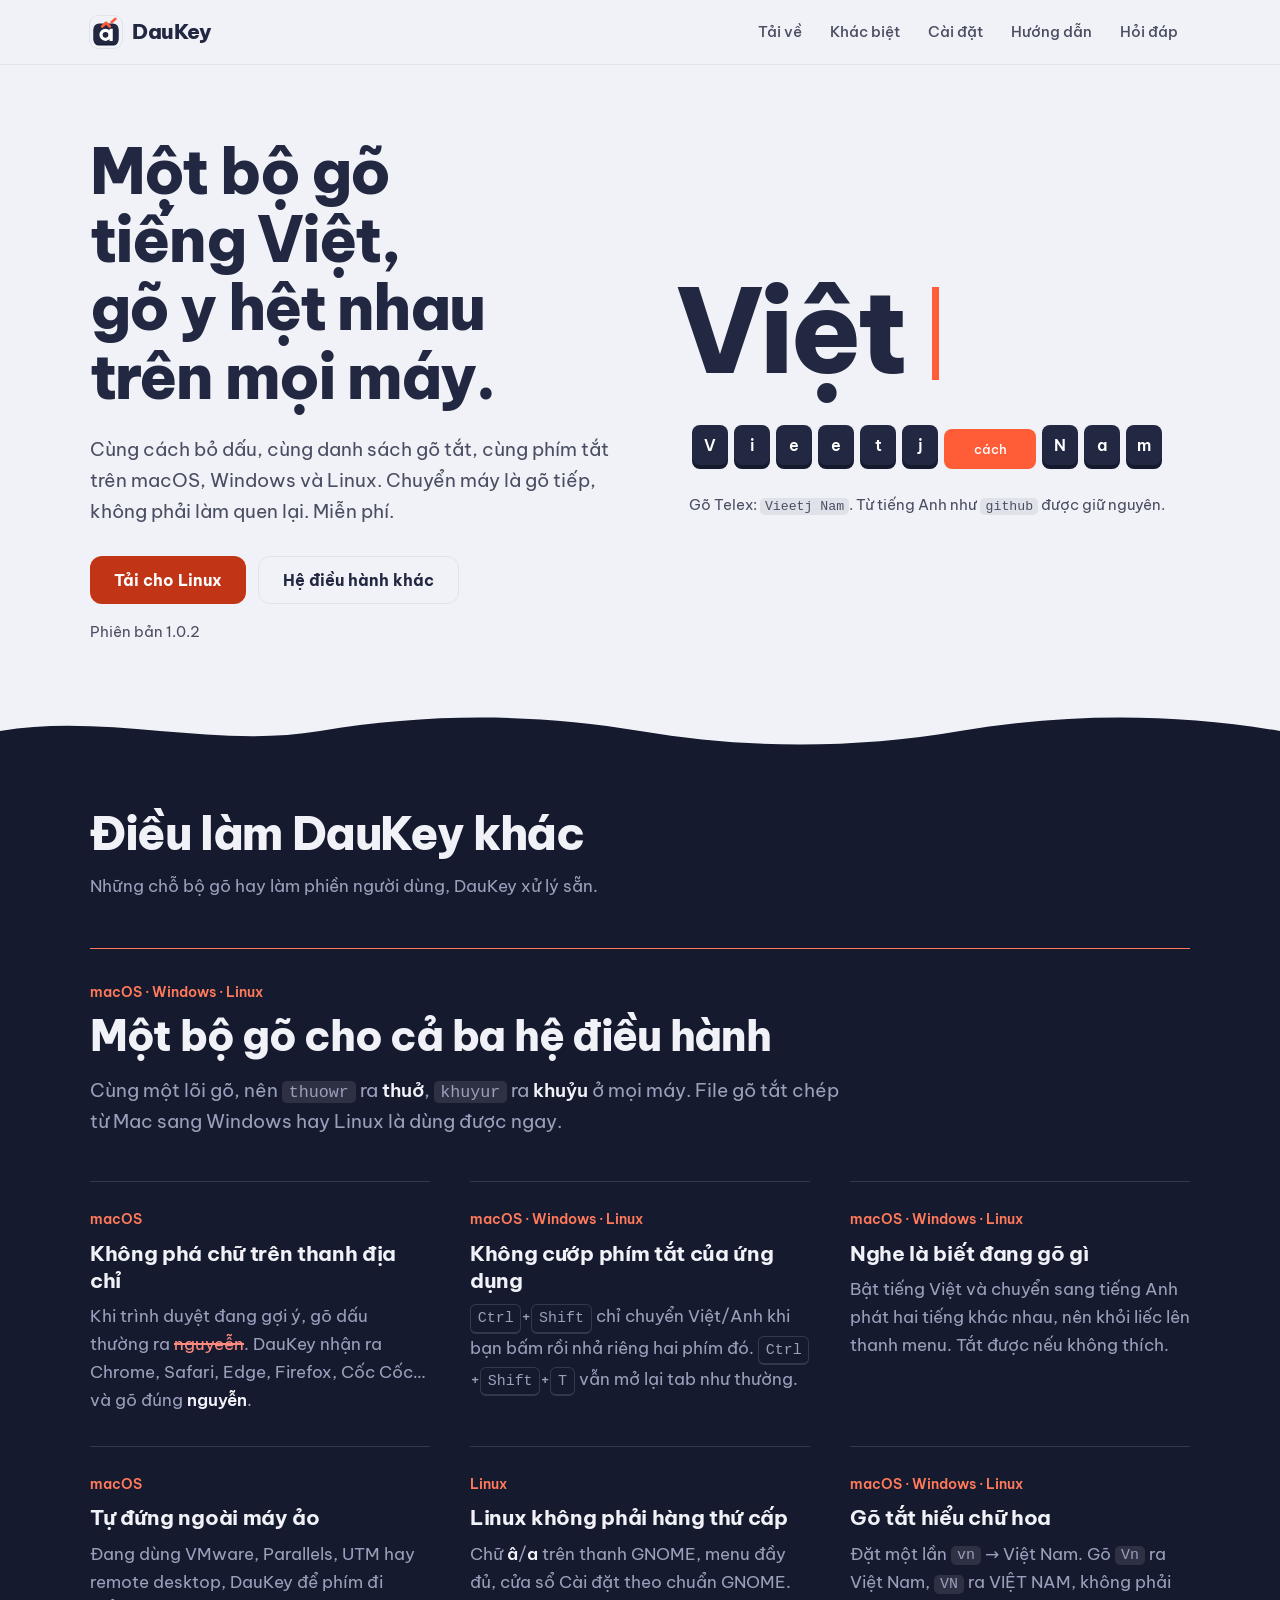
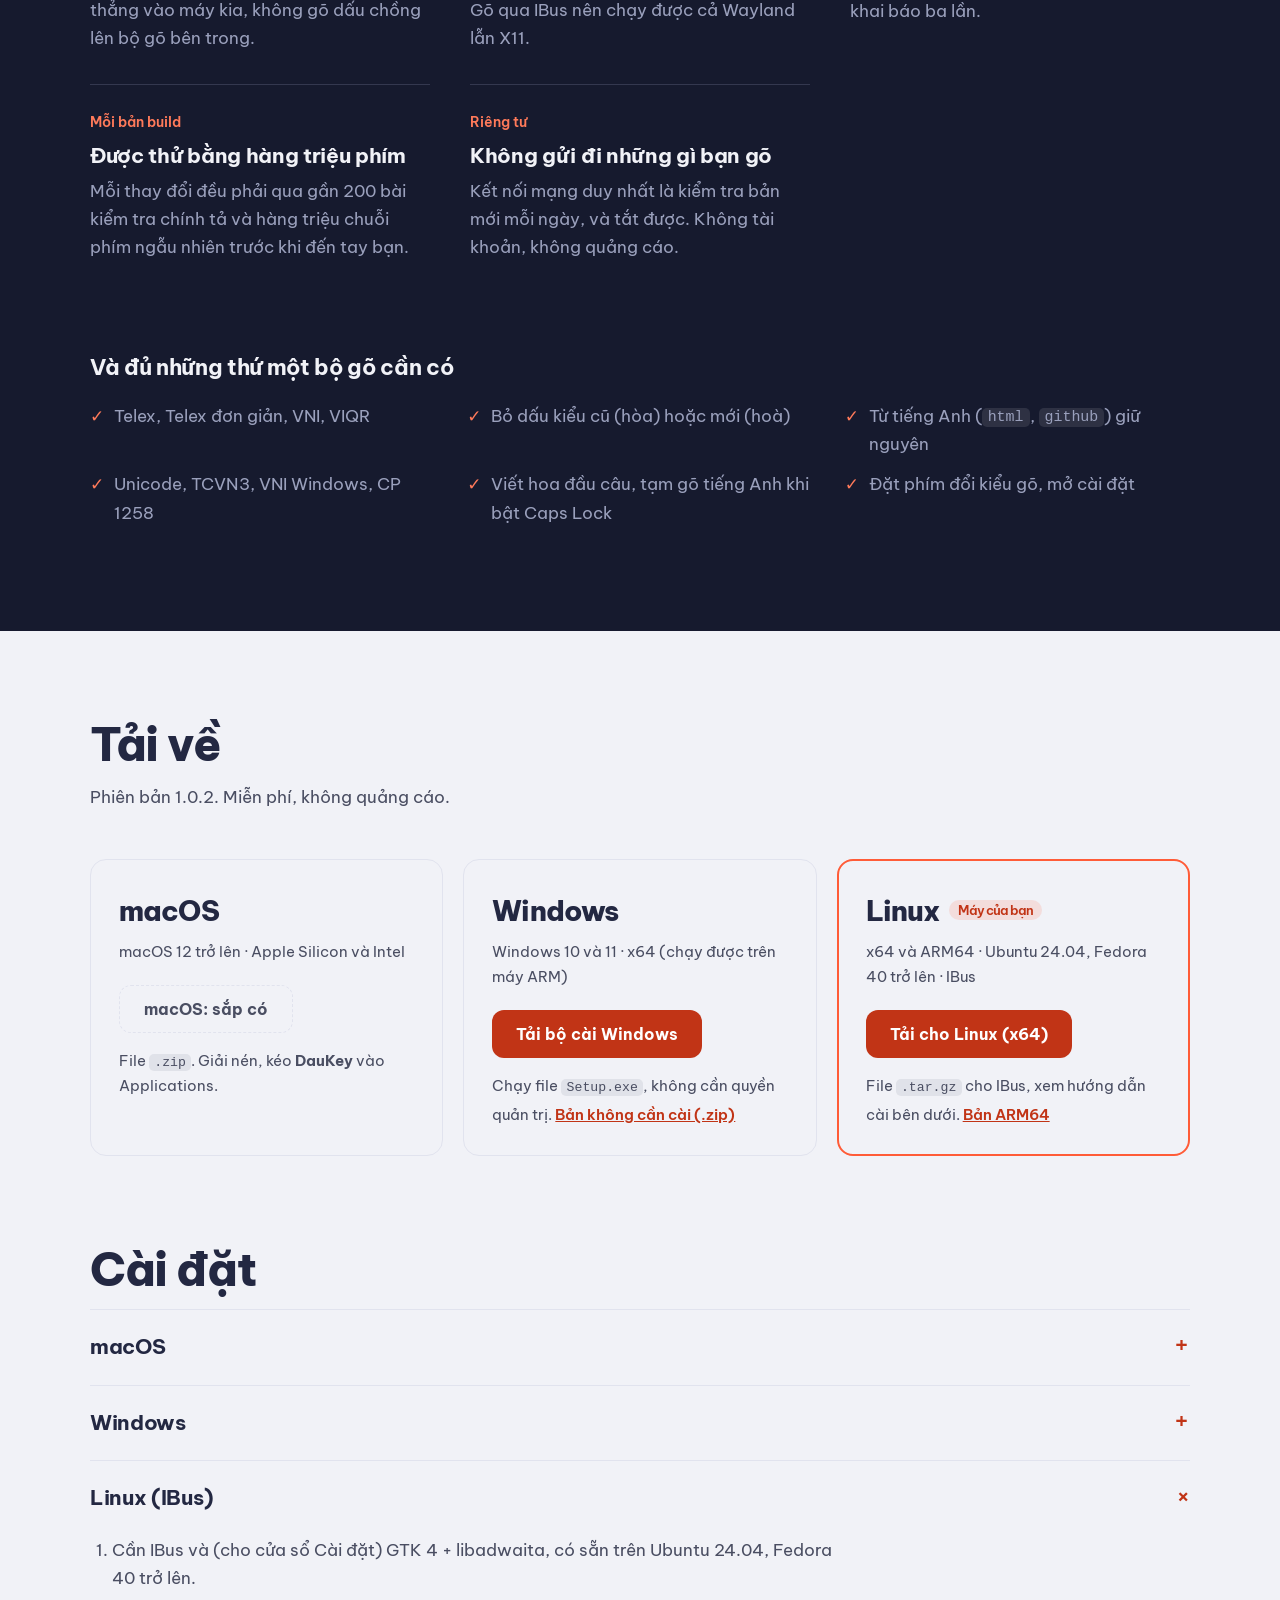
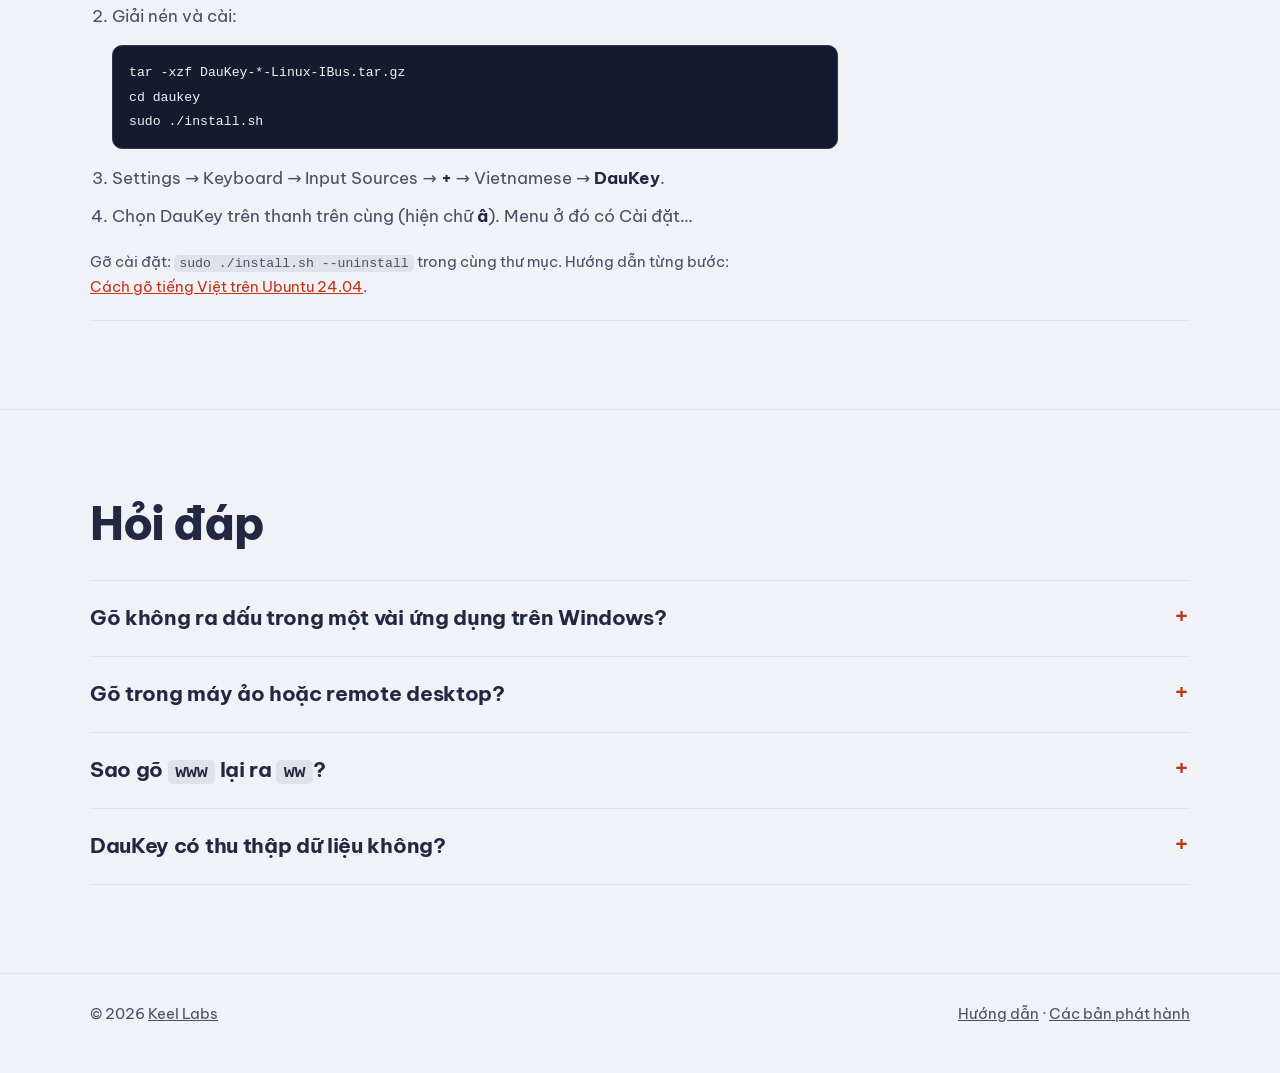
<file: docs/index.html>
<!doctype html>
<html lang="vi">
<head>
<meta charset="utf-8">
<meta name="viewport" content="width=device-width, initial-scale=1">
<title>DauKey – Bộ gõ tiếng Việt Telex, VNI cho Windows, Linux, macOS</title>
<meta name="description" content="DauKey: một bộ gõ tiếng Việt gõ y hệt nhau trên macOS, Windows và Linux. Không phá chữ trên thanh địa chỉ trình duyệt, không đụng phím tắt của ứng dụng, Linux có cài đặt riêng. Miễn phí.">
<link rel="canonical" href="https://daukey.keellabs.dev/">
<meta property="og:type" content="website">
<meta property="og:site_name" content="DauKey">
<meta property="og:locale" content="vi_VN">
<meta property="og:url" content="https://daukey.keellabs.dev/">
<meta property="og:title" content="DauKey – Bộ gõ tiếng Việt gõ y hệt nhau trên mọi máy">
<meta property="og:description" content="Telex, VNI, VIQR. Gõ tắt, giữ nguyên từ tiếng Anh, Ctrl+Shift chuyển Việt/Anh. Miễn phí cho Windows, Linux và macOS.">
<meta property="og:image" content="https://daukey.keellabs.dev/img/og.png">
<meta property="og:image:width" content="1200">
<meta property="og:image:height" content="630">
<meta name="twitter:card" content="summary_large_image">
<meta name="theme-color" content="#f1f2f7">
<script type="application/ld+json">{"@context": "https://schema.org", "@type": "SoftwareApplication", "name": "DauKey", "url": "https://daukey.keellabs.dev/", "description": "Bộ gõ tiếng Việt Telex, VNI, VIQR gõ y hệt nhau trên Windows, Linux và macOS.", "applicationCategory": "UtilitiesApplication", "operatingSystem": "Windows 10, Windows 11, Linux, macOS", "inLanguage": "vi", "image": "https://daukey.keellabs.dev/img/og.png", "downloadUrl": "https://daukey.keellabs.dev/#tai-ve", "offers": {"@type": "Offer", "price": "0", "priceCurrency": "VND"}, "publisher": {"@type": "Organization", "name": "Keel Labs", "url": "https://keellabs.dev/"}}</script>
<link rel="icon" href="img/daukey.svg" type="image/svg+xml">
<link rel="icon" href="img/favicon-64.png" type="image/png" sizes="64x64">
<link rel="preconnect" href="https://fonts.googleapis.com">
<link rel="preconnect" href="https://fonts.gstatic.com" crossorigin>
<link href="https://fonts.googleapis.com/css2?family=Be+Vietnam+Pro:wght@400;500;600;700;800&display=swap" rel="stylesheet">
<link rel="stylesheet" href="design-tokens.css">
<link rel="stylesheet" href="home.css">
</head>
<body>

<header class="top">
  <div class="wrap top-row">
    <a class="brand" href="/">
      <img src="img/daukey.svg" alt="" width="32" height="32">
      <span>DauKey</span>
    </a>
    <nav aria-label="Điều hướng chính">
      <a href="#tai-ve">Tải về</a>
      <a href="#khac-biet">Khác biệt</a>
      <a href="#cai-dat">Cài đặt</a>
      <a href="/huong-dan/">Hướng dẫn</a>
      <a href="#hoi-dap">Hỏi đáp</a>
    </nav>
  </div>
</header>

<main>
  <section class="hero">
    <div class="wrap hero-grid">
      <div>
        <h1>Một bộ gõ tiếng Việt, gõ y hệt nhau trên mọi máy.</h1>
        <p class="lead">Cùng cách bỏ dấu, cùng danh sách gõ tắt, cùng phím tắt trên macOS, Windows và Linux.
          Chuyển máy là gõ tiếp, không phải làm quen lại. Miễn phí.</p>
        <div class="cta">
          <a class="button primary" id="primary-download" href="#tai-ve">Tải DauKey</a>
          <a class="button ghost" href="#tai-ve">Hệ điều hành khác</a>
        </div>
        <p class="version-line" id="version-line">Phiên bản <span data-version>1.0.0</span></p>
      </div>

<figure class="stage" role="img" aria-label="Ví dụ: gõ Vieetj Nam ra Việt Nam">
        <p class="stage-out" aria-hidden="true"><span class="stage-text">Việt Nam</span></p>
        <ol class="stage-keys" aria-hidden="true"><li><kbd>V</kbd></li><li><kbd>i</kbd></li><li><kbd>e</kbd></li><li><kbd>e</kbd></li><li><kbd>t</kbd></li><li><kbd>j</kbd></li><li><kbd class="space">cách</kbd></li><li><kbd>N</kbd></li><li><kbd>a</kbd></li><li><kbd>m</kbd></li></ol>
        <figcaption>Gõ Telex: <code>Vieetj Nam</code>. Từ tiếng Anh như <code>github</code> được giữ nguyên.</figcaption>
      </figure>
    </div>
  </section>

  <svg class="waterline" viewBox="0 0 1440 44" preserveAspectRatio="none" aria-hidden="true"><path d="M0 22C120 4 240 40 360 22S600 4 720 22s240 18 360 0 240-18 360 0V44H0z"/></svg>
  <section id="khac-biet" class="deep">
    <div class="wrap">
      <h2>Điều làm DauKey khác</h2>
      <p class="section-lead">Những chỗ bộ gõ hay làm phiền người dùng, DauKey xử lý sẵn.</p>
      <div class="features">
        <article class="card">
          <p class="where">macOS · Windows · Linux</p>
          <h3>Một bộ gõ cho cả ba hệ điều hành</h3>
          <p>Cùng một lõi gõ, nên <code>thuowr</code> ra <strong>thuở</strong>, <code>khuyur</code> ra <strong>khuỷu</strong>
            ở mọi máy. File gõ tắt chép từ Mac sang Windows hay Linux là dùng được ngay.</p>
        </article>
        <article class="card">
          <p class="where">macOS</p>
          <h3>Không phá chữ trên thanh địa chỉ</h3>
          <p>Khi trình duyệt đang gợi ý, gõ dấu thường ra <span class="bad">nguyeễn</span>. DauKey nhận ra Chrome, Safari,
            Edge, Firefox, Cốc Cốc… và gõ đúng <strong>nguyễn</strong>.</p>
        </article>
        <article class="card">
          <p class="where">macOS · Windows · Linux</p>
          <h3>Không cướp phím tắt của ứng dụng</h3>
          <p><kbd>Ctrl</kbd>+<kbd>Shift</kbd> chỉ chuyển Việt/Anh khi bạn bấm rồi nhả riêng hai phím đó.
            <kbd>Ctrl</kbd>+<kbd>Shift</kbd>+<kbd>T</kbd> vẫn mở lại tab như thường.</p>
        </article>
        <article class="card">
          <p class="where">macOS · Windows · Linux</p>
          <h3>Nghe là biết đang gõ gì</h3>
          <p>Bật tiếng Việt và chuyển sang tiếng Anh phát hai tiếng khác nhau, nên khỏi liếc lên thanh menu.
            Tắt được nếu không thích.</p>
        </article>
        <article class="card">
          <p class="where">macOS</p>
          <h3>Tự đứng ngoài máy ảo</h3>
          <p>Đang dùng VMware, Parallels, UTM hay remote desktop, DauKey để phím đi thẳng vào máy kia,
            không gõ dấu chồng lên bộ gõ bên trong.</p>
        </article>
        <article class="card">
          <p class="where">Linux</p>
          <h3>Linux không phải hàng thứ cấp</h3>
          <p>Chữ <strong>â</strong>/<strong>a</strong> trên thanh GNOME, menu đầy đủ, cửa sổ Cài đặt theo chuẩn GNOME.
            Gõ qua IBus nên chạy được cả Wayland lẫn X11.</p>
        </article>
        <article class="card">
          <p class="where">macOS · Windows · Linux</p>
          <h3>Gõ tắt hiểu chữ hoa</h3>
          <p>Đặt một lần <code>vn</code> → Việt Nam. Gõ <code>Vn</code> ra Việt Nam, <code>VN</code> ra VIỆT NAM,
            không phải khai báo ba lần.</p>
        </article>
        <article class="card">
          <p class="where">Mỗi bản build</p>
          <h3>Được thử bằng hàng triệu phím</h3>
          <p>Mỗi thay đổi đều phải qua gần 200 bài kiểm tra chính tả và hàng triệu chuỗi phím ngẫu nhiên
            trước khi đến tay bạn.</p>
        </article>
        <article class="card">
          <p class="where">Riêng tư</p>
          <h3>Không gửi đi những gì bạn gõ</h3>
          <p>Kết nối mạng duy nhất là kiểm tra bản mới mỗi ngày, và tắt được. Không tài khoản, không quảng cáo.</p>
        </article>
      </div>

      <h3 class="basics-title">Và đủ những thứ một bộ gõ cần có</h3>
      <ul class="basics">
        <li>Telex, Telex đơn giản, VNI, VIQR</li>
        <li>Bỏ dấu kiểu cũ (hòa) hoặc mới (hoà)</li>
        <li>Từ tiếng Anh (<code>html</code>, <code>github</code>) giữ nguyên</li>
        <li>Unicode, TCVN3, VNI Windows, CP 1258</li>
        <li>Viết hoa đầu câu, tạm gõ tiếng Anh khi bật Caps Lock</li>
        <li>Đặt phím đổi kiểu gõ, mở cài đặt</li>
      </ul>
    </div>
  </section>

  <section id="tai-ve" class="section">
    <div class="wrap">
      <h2>Tải về</h2>
      <p class="section-lead" id="release-note">Bản đầu tiên sắp phát hành. Bấm vào nút để xem trang phát hành.</p>
      <div class="downloads">
        <article class="card" data-os="macos">
          <h3>macOS</h3>
          <p class="meta">macOS 12 trở lên · Apple Silicon và Intel</p>
          <a class="button primary" data-download="macos" href="https://github.com/keel-app/daukey/releases">Tải cho macOS</a>
          <p class="hint">File <code>.zip</code>. Giải nén, kéo <strong>DauKey</strong> vào Applications.</p>
        </article>
        <article class="card" data-os="windows">
          <h3>Windows</h3>
          <p class="meta">Windows 10 và 11 · x64 (chạy được trên máy ARM)</p>
          <a class="button primary" data-download="windows" href="https://github.com/keel-app/daukey/releases">Tải bộ cài Windows</a>
          <p class="hint">Chạy file <code>Setup.exe</code>, không cần quyền quản trị.
            <a class="alt-download" data-download="windows-zip" href="https://github.com/keel-app/daukey/releases">Bản không cần cài (.zip)</a></p>
        </article>
        <article class="card" data-os="linux">
          <h3>Linux</h3>
          <p class="meta">x64 và ARM64 · Ubuntu 24.04, Fedora 40 trở lên · IBus</p>
          <a class="button primary" data-download="linux" href="https://github.com/keel-app/daukey/releases">Tải cho Linux (x64)</a>
          <p class="hint">File <code>.tar.gz</code> cho IBus, xem hướng dẫn cài bên dưới.
            <a class="alt-download" data-download="linux-arm64" href="https://github.com/keel-app/daukey/releases">Bản ARM64</a></p>
        </article>
      </div>
    </div>
  </section>

  <section id="cai-dat" class="section">
    <div class="wrap">
      <h2>Cài đặt</h2>
      <div class="guides">
        <details open data-os="macos">
          <summary>macOS</summary>
          <ol>
            <li>Giải nén file <code>.zip</code>, kéo <strong>DauKey</strong> vào thư mục Applications.</li>
            <li>Lần đầu mở: chuột phải vào DauKey → <strong>Open</strong> → Open.</li>
            <li>Cấp quyền: System Settings → Privacy &amp; Security → <strong>Device Control and Data Access</strong> (macOS 26 trở về trước: <strong>Accessibility</strong>) → bật DauKey.</li>
            <li>Chữ <strong>â</strong> hiện trên thanh menu là đã sẵn sàng. Cài đặt ở menu → Cài đặt… (<kbd>⌘</kbd><kbd>,</kbd>).</li>
          </ol>
          <p class="hint">Hướng dẫn từng bước: <a href="/huong-dan/go-tieng-viet-macos/">Cách gõ tiếng Việt trên macOS</a>.</p>
        </details>
        <details data-os="windows">
          <summary>Windows</summary>
          <ol>
            <li>Chạy file <strong>DauKey-…-Windows-Setup.exe</strong>. Nếu Windows SmartScreen hỏi: <strong>More info</strong> → <strong>Run anyway</strong>.</li>
            <li>Chọn có chạy DauKey khi đăng nhập không, bấm <strong>Cài đặt</strong>. DauKey được cài cho riêng tài khoản của bạn, không cần quyền quản trị.</li>
            <li>Biểu tượng <strong>â</strong> ở khay hệ thống (bấm mũi tên ^ nếu không thấy). Nhấp đúp để mở Cài đặt.</li>
            <li>Gỡ cài đặt: Settings → Apps → Installed apps → <strong>DauKey</strong> → Uninstall.</li>
          </ol>
          <p class="hint">Hướng dẫn từng bước: <a href="/huong-dan/go-tieng-viet-windows/">Cách gõ tiếng Việt trên Windows</a>.</p>
        </details>
        <details data-os="linux">
          <summary>Linux (IBus)</summary>
          <ol>
            <li>Cần IBus và (cho cửa sổ Cài đặt) GTK 4 + libadwaita, có sẵn trên Ubuntu 24.04, Fedora 40 trở lên.</li>
            <li>Giải nén và cài:
              <pre><code>tar -xzf DauKey-*-Linux-IBus.tar.gz
cd daukey
sudo ./install.sh</code></pre>
            </li>
            <li>Settings → Keyboard → Input Sources → <strong>+</strong> → Vietnamese → <strong>DauKey</strong>.</li>
            <li>Chọn DauKey trên thanh trên cùng (hiện chữ <strong>â</strong>). Menu ở đó có Cài đặt…</li>
          </ol>
          <p class="hint">Gỡ cài đặt: <code>sudo ./install.sh --uninstall</code> trong cùng thư mục.
            Hướng dẫn từng bước: <a href="/huong-dan/go-tieng-viet-ubuntu/">Cách gõ tiếng Việt trên Ubuntu 24.04</a>.</p>
        </details>
      </div>
    </div>
  </section>

  <section id="hoi-dap" class="section">
    <div class="wrap">
      <h2>Hỏi đáp</h2>
      <details>
        <summary>Gõ không ra dấu trong một vài ứng dụng trên Windows?</summary>
        <p>Ứng dụng chạy bằng quyền Administrator không nhận phím từ chương trình thường. Chạy DauKey bằng quyền Administrator nếu cần gõ trong các ứng dụng đó.</p>
      </details>
      <details>
        <summary>Gõ trong máy ảo hoặc remote desktop?</summary>
        <p>Phím được gửi thẳng vào máy ảo, nên hãy cài DauKey bên trong máy ảo. Trên macOS, DauKey tự đứng ngoài khi cửa sổ máy ảo (VMware, Parallels, UTM…) đang được chọn.</p>
      </details>
      <details>
        <summary><span>Sao gõ <code>www</code> lại ra <code>ww</code>?</span></summary>
        <p>Trong Telex, gõ một phím hai lần là huỷ dấu của phím đó (<code>ww</code> → w, <code>coffee</code> → cofee), giống các bộ gõ Telex khác.
          Dùng kiểu <strong>Telex đơn giản</strong> nếu bạn hay gõ chữ có nhiều chữ w.</p>
      </details>
      <details>
        <summary>DauKey có thu thập dữ liệu không?</summary>
        <p>Không. DauKey chỉ kết nối mạng để kiểm tra bản mới mỗi ngày (tắt được trong Cài đặt → Chung). Không gửi những gì bạn gõ đi đâu.</p>
      </details>
    </div>
  </section>
</main>

<footer class="foot">
  <div class="wrap foot-row">
    <span>© 2026 <a href="https://keellabs.dev">Keel Labs</a></span>
    <span><a href="/huong-dan/">Hướng dẫn</a> · <a href="https://github.com/keel-app/daukey/releases">Các bản phát hành</a></span>
  </div>
</footer>

<script src="site.js"></script>
</body>
</html>
</file>
<file: docs/design-tokens.css>
/* Generated by tools/gen-tokens.py from assets/design-tokens.json. Do not edit. */

:root {
  --dk-color-ink-50: #F1F2F7;
  --dk-color-ink-100: #E1E3EE;
  --dk-color-ink-200: #C3C7DA;
  --dk-color-ink-300: #9AA0BC;
  --dk-color-ink-400: #6B7088;
  --dk-color-ink-500: #4A4E62;
  --dk-color-ink-600: #34384F;
  --dk-color-ink-700: #232842;
  --dk-color-ink-800: #161A2E;
  --dk-color-ink-900: #14172A;
  --dk-color-ink-950: #0B0D18;
  --dk-color-ember-50: #FFF2EE;
  --dk-color-ember-100: #FFE0D6;
  --dk-color-ember-200: #FFBFAD;
  --dk-color-ember-300: #FF9A80;
  --dk-color-ember-400: #FF7A5A;
  --dk-color-ember-500: #FF5C38;
  --dk-color-ember-600: #E8431F;
  --dk-color-ember-700: #C13416;
  --dk-color-ember-800: #962914;
  --dk-color-ember-900: #6E2012;
  --dk-color-paper: #F6F5F1;
  --dk-color-white: #FFFFFF;
  --dk-color-black: #000000;
  --dk-color-red-600: #D12F25;
  --dk-color-red-300: #FF8A80;
  --dk-color-green-600: #177546;
  --dk-color-green-300: #5FD49A;
  --dk-spacing-1: 4px;
  --dk-spacing-2: 8px;
  --dk-spacing-3: 12px;
  --dk-spacing-4: 16px;
  --dk-spacing-5: 20px;
  --dk-spacing-6: 24px;
  --dk-spacing-8: 32px;
  --dk-radius-sm: 6px;
  --dk-radius-md: 10px;
  --dk-radius-lg: 16px;
  --dk-radius-full: 9999px;
  --dk-fontSize-caption: 11px;
  --dk-fontSize-callout: 12px;
  --dk-fontSize-body: 13px;
  --dk-fontSize-title: 22px;
  --dk-fontSize-display: 32px;
  --dk-fontFamily-brand: 'Be Vietnam Pro', system-ui, sans-serif;
  --dk-fontFamily-mono: ui-monospace, 'SF Mono', Consolas, monospace;

  --dk-color-brand: var(--dk-color-ink-700);
  --dk-color-accent: var(--dk-color-ember-500);
  --dk-color-accent-text: var(--dk-color-ember-700);
  --dk-color-on-accent: var(--dk-color-white);
  --dk-color-background: var(--dk-color-paper);
  --dk-color-surface: var(--dk-color-white);
  --dk-color-text: var(--dk-color-ink-700);
  --dk-color-text-secondary: var(--dk-color-ink-500);
  --dk-color-border: var(--dk-color-ink-100);
  --dk-color-mode-vi: var(--dk-color-ember-500);
  --dk-color-mode-en: var(--dk-color-ink-400);
  --dk-color-error: var(--dk-color-red-600);
  --dk-color-success: var(--dk-color-green-600);

  --dk-icon-keycap-face: var(--dk-color-ink-700);
  --dk-icon-keycap-edge: var(--dk-color-ink-800);
  --dk-icon-keycap-off-face: var(--dk-color-ink-400);
  --dk-icon-keycap-off-edge: var(--dk-color-ink-500);
  --dk-icon-glyph: var(--dk-color-white);
  --dk-icon-mark: var(--dk-color-ember-500);
  --dk-icon-template: var(--dk-color-black);
  --dk-settings-tint: var(--dk-color-accent);
  --dk-settings-heading: var(--dk-color-brand);
  --dk-settings-help-text: var(--dk-color-text-secondary);
  --dk-settings-error-text: var(--dk-color-error);
  --dk-settings-section-gap: var(--dk-spacing-3);
  --dk-settings-padding: var(--dk-spacing-5);
  --dk-settings-tab-inset: var(--dk-spacing-4);
}

@media (prefers-color-scheme: dark) {
  :root:not([data-theme="light"]) {
    --dk-color-brand: var(--dk-color-ink-100);
    --dk-color-accent: var(--dk-color-ember-500);
    --dk-color-accent-text: var(--dk-color-ember-400);
    --dk-color-on-accent: var(--dk-color-white);
    --dk-color-background: var(--dk-color-ink-900);
    --dk-color-surface: var(--dk-color-ink-800);
    --dk-color-text: var(--dk-color-ink-50);
    --dk-color-text-secondary: var(--dk-color-ink-300);
    --dk-color-border: var(--dk-color-ink-600);
    --dk-color-mode-vi: var(--dk-color-ember-500);
    --dk-color-mode-en: var(--dk-color-ink-300);
    --dk-color-error: var(--dk-color-red-300);
    --dk-color-success: var(--dk-color-green-300);
  }
}

:root[data-theme="dark"] {
  --dk-color-brand: var(--dk-color-ink-100);
  --dk-color-accent: var(--dk-color-ember-500);
  --dk-color-accent-text: var(--dk-color-ember-400);
  --dk-color-on-accent: var(--dk-color-white);
  --dk-color-background: var(--dk-color-ink-900);
  --dk-color-surface: var(--dk-color-ink-800);
  --dk-color-text: var(--dk-color-ink-50);
  --dk-color-text-secondary: var(--dk-color-ink-300);
  --dk-color-border: var(--dk-color-ink-600);
  --dk-color-mode-vi: var(--dk-color-ember-500);
  --dk-color-mode-en: var(--dk-color-ink-300);
  --dk-color-error: var(--dk-color-red-300);
  --dk-color-success: var(--dk-color-green-300);
}
</file>
<file: docs/home.css>
/* daukey.keellabs.dev home - same waterline as keellabs.dev. Colours come from design-tokens.css (generated from the app).
   The one memorable object is the hero: a word typed out key by key. */

:root {
  --air: var(--dk-color-ink-50);
  --deep: var(--dk-color-ink-800);
  --ink: var(--dk-color-text);
  --muted: var(--dk-color-text-secondary);
  --line: var(--dk-color-border);
  --accent: var(--dk-color-ember-500);
  --accent-text: var(--dk-color-accent-text);
  --button: var(--dk-color-ember-700);
  --button-hover: var(--dk-color-ember-800);
  --deep-ink: var(--dk-color-ink-50);
  --deep-muted: var(--dk-color-ink-300);
  --deep-line: var(--dk-color-ink-600);
  --accent-on-deep: var(--dk-color-ember-400);
  --keycap: var(--dk-icon-keycap-face);
  --keycap-edge: var(--dk-icon-keycap-edge);
  --display: "Be Vietnam Pro", system-ui, sans-serif;
  color-scheme: light dark;
}
@media (prefers-color-scheme: dark) {
  :root { --air: var(--dk-color-ink-900); --deep: var(--dk-color-ink-950); --keycap: var(--dk-color-ink-600); --keycap-edge: var(--dk-color-ink-950); }
}

* { box-sizing: border-box; }
html { scroll-behavior: smooth; background: var(--air); }
@media (prefers-reduced-motion: reduce) { html { scroll-behavior: auto; } }
body { margin: 0; background: var(--air); color: var(--ink); font: 400 17px/1.65 var(--dk-fontFamily-brand); -webkit-font-smoothing: antialiased; }
a { color: var(--accent-text); }
a:hover { text-decoration-thickness: 2px; }
:focus-visible { outline: 3px solid var(--accent); outline-offset: 3px; border-radius: 6px; }
.deep :focus-visible { outline-color: var(--deep-ink); }
code, kbd, pre { font-family: var(--dk-fontFamily-mono); font-size: 0.88em; }
code { background: color-mix(in srgb, var(--ink) 8%, transparent); padding: 0.1em 0.4em; border-radius: 5px; }
kbd { display: inline-block; padding: 0.05em 0.45em; border-radius: 6px; border: 1px solid var(--line); border-bottom-width: 2px; }
pre { background: var(--dk-color-ink-800); color: var(--dk-color-ink-50); border: 1px solid var(--dk-color-ink-600); padding: 14px 16px; border-radius: 10px; overflow-x: auto; }
pre code { background: none; padding: 0; color: inherit; }
h1, h2, h3 { margin: 0; color: var(--ink); }
.wrap { width: min(1100px, 100% - 32px); margin-inline: auto; }

/* header */
.top { position: sticky; top: 0; z-index: 10; background: color-mix(in srgb, var(--air) 88%, transparent); backdrop-filter: blur(10px); border-bottom: 1px solid var(--line); }
.top-row { display: flex; align-items: center; justify-content: space-between; height: 64px; gap: 16px; }
.brand { display: flex; align-items: center; gap: 10px; color: var(--ink); text-decoration: none; font-weight: 800; font-size: 21px; letter-spacing: -0.02em; }
.brand img { border-radius: 8px; box-shadow: 0 0 0 1px var(--line); }
header nav { display: flex; gap: 4px; }
header nav a { color: var(--muted); text-decoration: none; padding: 6px 12px; border-radius: 8px; font-size: 15px; font-weight: 500; }
header nav a:hover { color: var(--ink); background: var(--line); }

/* hero */
.hero { padding: 72px 0 64px; }
.hero-grid { display: grid; grid-template-columns: minmax(0, 1fr) minmax(0, 1fr); gap: 48px; align-items: center; }
.hero-grid > *, .features > *, .downloads > * { min-width: 0; }
h1 { font-size: clamp(36px, 5.2vw, 62px); line-height: 1.1; letter-spacing: -0.03em; font-weight: 800; text-wrap: balance; }
.lead { font-size: 19px; color: var(--muted); max-width: 33em; margin: 24px 0 28px; }
.cta { display: flex; flex-wrap: wrap; gap: 12px; }
.version-line { margin: 16px 0 0; color: var(--muted); font-size: 15px; }
.button {
  display: inline-flex; align-items: center; justify-content: center; min-height: 48px; padding: 0 24px;
  border-radius: 12px; font-weight: 700; font-size: 16px; text-decoration: none; white-space: nowrap;
  transition: transform .15s ease, background-color .15s ease;
}
.button.primary { background: var(--button); color: #fff; }
.button.primary:hover { background: var(--button-hover); transform: translateY(-2px); }
.button.ghost { color: var(--ink); border: 1px solid var(--line); }
.button.ghost:hover { border-color: var(--muted); }
.button[aria-disabled="true"] { background: transparent; color: var(--muted); border: 1px dashed var(--line); }
.button[aria-disabled="true"]:hover { background: transparent; transform: none; }

/* the typed word */
.stage { margin: 0; text-align: center; }
.stage-out { margin: 0 auto 28px; min-height: 1.15em; font-size: clamp(60px, 10vw, 116px); font-weight: 800; line-height: 1.15; letter-spacing: -0.04em; display: grid; width: fit-content; text-align: left; }
.stage-out::before { content: "Việt Nam"; grid-area: 1 / 1; visibility: hidden; } /* holds the width while the word is typed */
.stage-text { grid-area: 1 / 1; }
.stage.typing .stage-text::after { content: ""; display: inline-block; width: 0.06em; height: 0.8em; margin-left: 0.06em; vertical-align: -0.06em; background: var(--accent); }
.stage-keys { list-style: none; margin: 0; padding: 0; display: flex; flex-wrap: wrap; justify-content: center; gap: 8px 6px; }
.stage-keys kbd { display: grid; place-items: center; min-width: 36px; height: 40px; padding: 0 8px; border: 0; border-radius: 8px; background: var(--keycap); color: #fff; font: 600 16px var(--dk-fontFamily-brand); box-shadow: 0 4px 0 var(--keycap-edge); transition: transform 70ms ease, box-shadow 70ms ease, background-color 70ms ease; }
.stage-keys kbd.space { min-width: 92px; font-size: 13px; font-weight: 500; }
.stage-keys kbd.down { transform: translateY(4px); box-shadow: 0 0 0 var(--keycap-edge); background: var(--accent); }
.stage figcaption { margin-top: 28px; color: var(--muted); font-size: 15px; }

/* waterline */
.waterline { display: block; width: 100%; height: 44px; margin-bottom: -1px; fill: var(--deep); }
.section { padding: 88px 0; }
h2 { font-size: clamp(30px, 4vw, 46px); line-height: 1.1; letter-spacing: -0.03em; font-weight: 800; margin-bottom: 14px; }
.section-lead { margin: 0 0 48px; color: var(--muted); max-width: 36em; }

/* what makes DauKey different: below the waterline */
.deep { background: var(--deep); color: var(--deep-ink); padding: 56px 0 104px; }
.deep h2, .deep h3 { color: var(--deep-ink); }
.deep a { color: var(--accent-on-deep); }
.deep .section-lead { color: var(--deep-muted); }
.deep code { background: rgb(255 255 255 / 0.1); }
.deep kbd { border-color: var(--deep-line); }
.features { display: grid; grid-template-columns: repeat(3, minmax(0, 1fr)); gap: 0 40px; }
.features .card { padding: 26px 0 32px; border-top: 1px solid var(--deep-line); }
.features .card:first-child { grid-column: 1 / -1; border-top-color: var(--accent-on-deep); padding: 32px 0 44px; }
.features h3 { font-size: 21px; line-height: 1.3; letter-spacing: -0.015em; font-weight: 700; margin-bottom: 8px; }
.features .card:first-child h3 { font-size: clamp(28px, 3.6vw, 42px); line-height: 1.15; letter-spacing: -0.03em; font-weight: 800; max-width: 20em; margin-bottom: 14px; }
.features p { margin: 0; color: var(--deep-muted); }
.features .card:first-child p:not(.where) { font-size: 19px; max-width: 40em; }
.features strong { color: var(--deep-ink); font-weight: 600; }
.where { margin: 0 0 6px; font-size: 14px; font-weight: 600; color: var(--muted); }
.features .where { margin-bottom: 8px; color: var(--accent-on-deep); }
.bad { color: var(--dk-color-red-300); text-decoration: line-through; text-decoration-thickness: 1.5px; }
.basics-title { margin: 56px 0 16px; font-size: 22px; font-weight: 700; letter-spacing: -0.015em; }
.basics { list-style: none; margin: 0; padding: 0; display: grid; grid-template-columns: repeat(3, minmax(0, 1fr)); gap: 12px 32px; color: var(--deep-muted); }
.basics li { padding-left: 24px; position: relative; }
.basics li::before { content: "✓"; position: absolute; left: 0; color: var(--accent-on-deep); font-weight: 700; }

/* downloads */
.downloads { display: grid; grid-template-columns: repeat(3, minmax(0, 1fr)); gap: 20px; }
.downloads .card { display: flex; flex-direction: column; align-items: flex-start; padding: 28px; border: 1px solid var(--line); border-radius: 16px; }
.downloads h3 { font-size: 28px; letter-spacing: -0.03em; font-weight: 800; margin-bottom: 6px; }
.downloads p { margin: 0; color: var(--muted); }
.downloads .meta { margin-bottom: 20px; font-size: 15px; }
.downloads .hint { margin-top: 16px; }
.downloads .card.recommended { border: 2px solid var(--accent); padding: 27px; }
.downloads .card.recommended h3::after { content: "Máy của bạn"; margin-left: 10px; vertical-align: 6px; font: 600 13px var(--dk-fontFamily-brand); color: var(--accent-text); background: color-mix(in srgb, var(--accent) 14%, transparent); padding: 2px 9px; border-radius: 99px; }
.hint { font-size: 15px; color: var(--muted); }
.alt-download { display: inline-block; margin-top: 4px; font-weight: 600; }

/* install steps and FAQ: open rows under a rule */
#cai-dat { padding-top: 0; }
#hoi-dap { border-top: 1px solid var(--line); }
details { border-top: 1px solid var(--line); }
details:last-of-type { border-bottom: 1px solid var(--line); }
summary { cursor: pointer; list-style: none; padding: 20px 0; font-size: 21px; font-weight: 700; letter-spacing: -0.015em; display: flex; justify-content: space-between; gap: 16px; }
summary::-webkit-details-marker { display: none; }
summary::after { content: "+"; color: var(--accent-text); font-weight: 400; font-size: 28px; line-height: 1; transition: transform .2s ease; }
details[open] summary::after { transform: rotate(45deg); }
details > :not(summary) { margin: 0 0 20px; max-width: 44em; color: var(--muted); }
details ol { padding-left: 22px; }
details li { margin-bottom: 10px; }
details li strong { color: var(--ink); }
#hoi-dap h2 { margin-bottom: 32px; }

.foot { padding: 28px 0 48px; color: var(--muted); font-size: 15px; border-top: 1px solid var(--line); }
.foot-row { display: flex; justify-content: space-between; flex-wrap: wrap; gap: 12px; }
.foot a { color: var(--muted); }

@media (max-width: 900px) {
  .hero { padding: 40px 0 48px; }
  .hero-grid { grid-template-columns: minmax(0, 1fr); gap: 40px; }
  .features, .downloads, .basics { grid-template-columns: minmax(0, 1fr); }
  .features .card:first-child { padding-bottom: 32px; }
  .section { padding: 64px 0; }
  .deep { padding-bottom: 72px; }
  .cta .button { flex: 1 1 auto; }
  header nav a:nth-child(2), header nav a:nth-child(3), header nav a:nth-child(5) { display: none; }
}
@media (prefers-reduced-motion: reduce) {
  .button, summary::after, .stage-keys kbd { transition: none; }
  .button.primary:hover { transform: none; }
}
</file>
